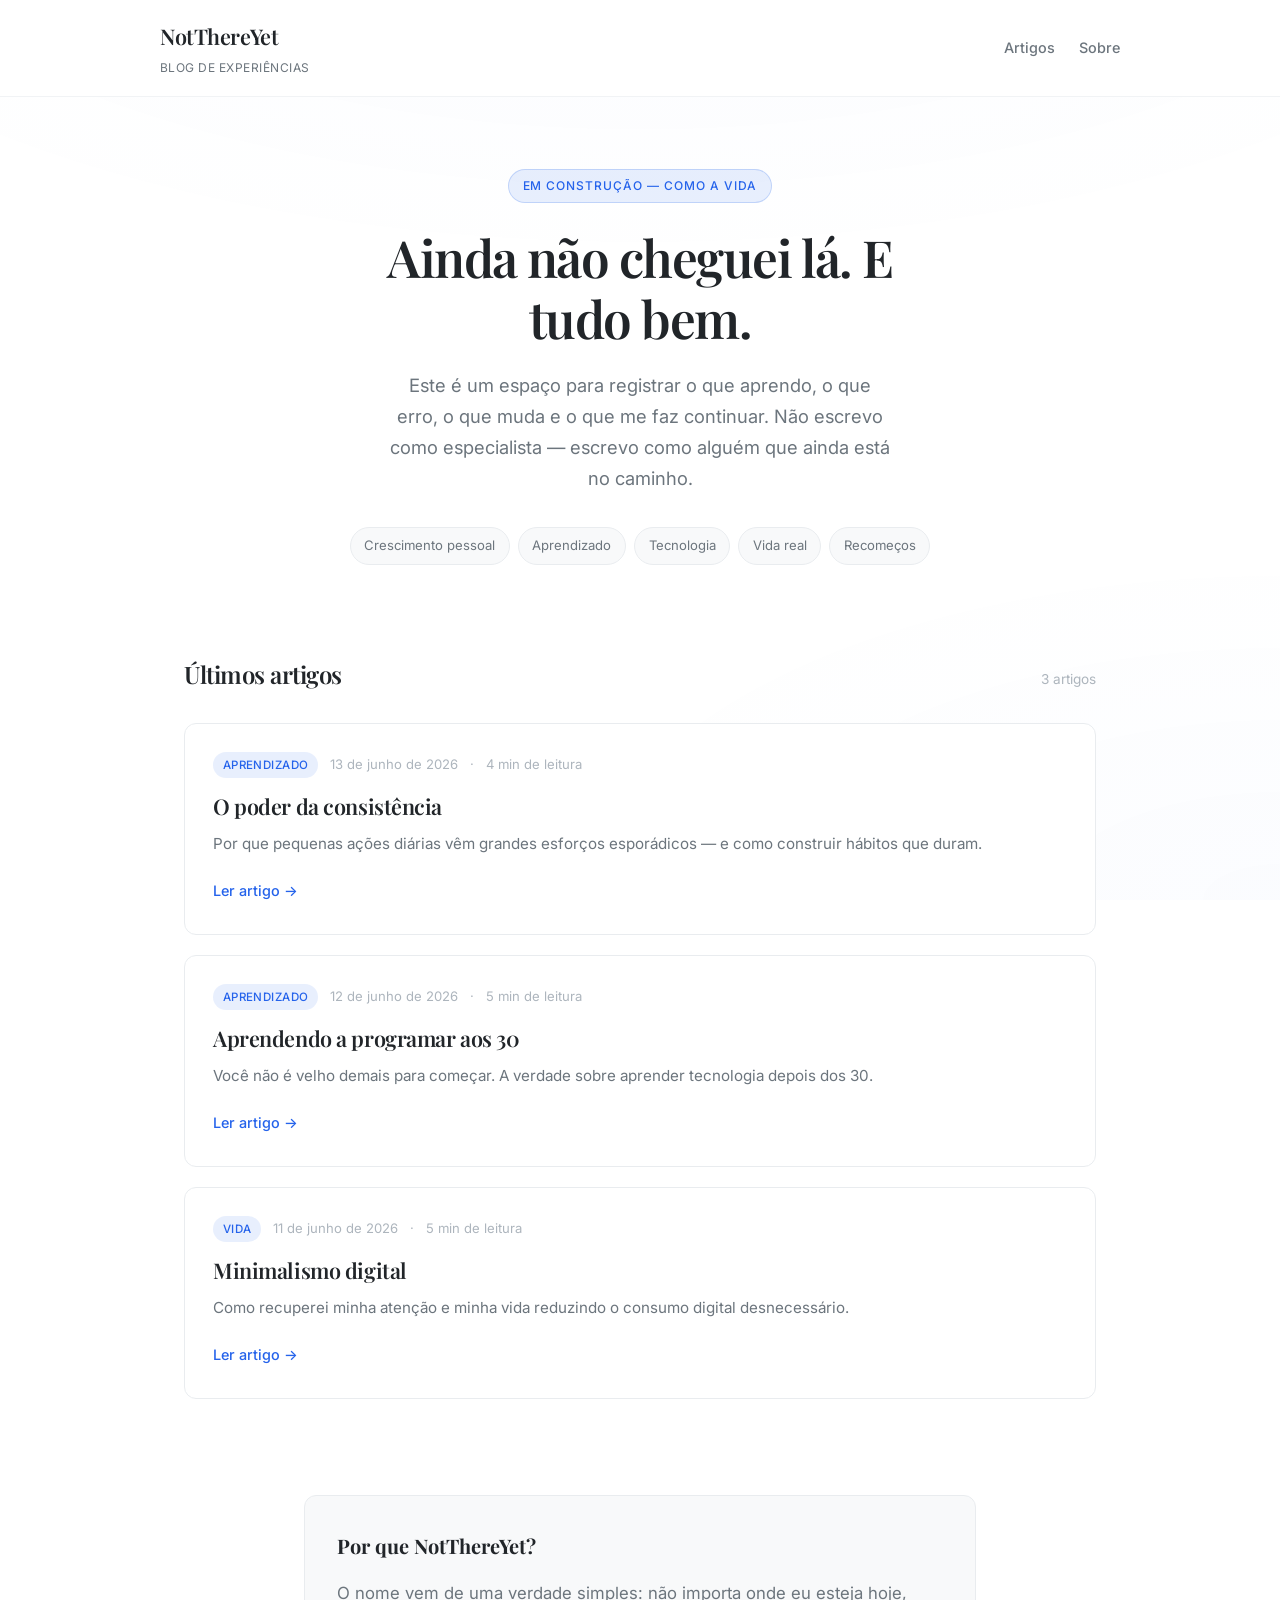
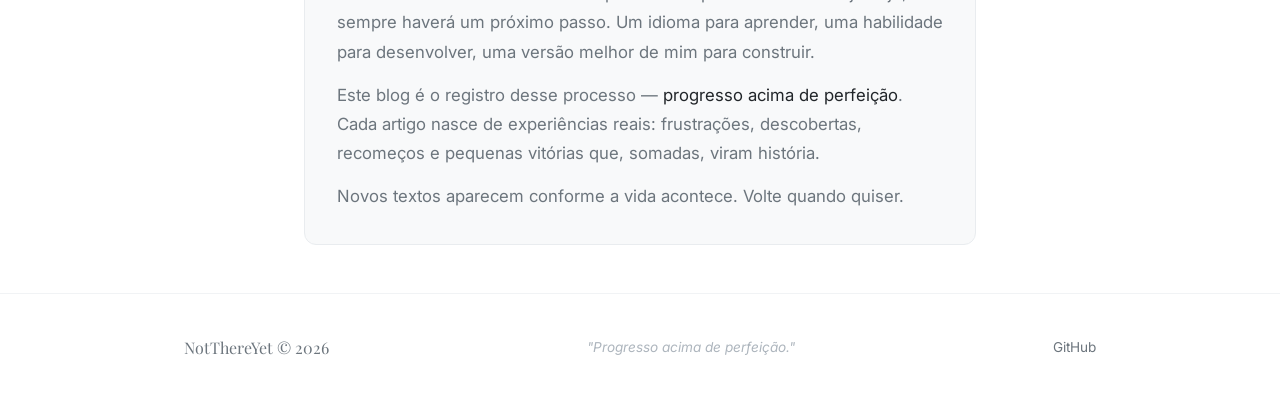
<file: index.html>
<!DOCTYPE html>
<html lang="pt-BR">
<head>
    <meta charset="UTF-8">
    <meta name="viewport" content="width=device-width, initial-scale=1.0">
    <title>NotThereYet — Ainda não cheguei lá</title>
    <meta name="description" content="Um blog sobre crescimento pessoal, aprendizado e as experiências que moldam quem estamos nos tornando.">
    <meta name="author" content="NotThereYet">
    <meta property="og:title" content="NotThereYet">
    <meta property="og:description" content="Ainda não cheguei lá. E é exatamente por isso que escrevo.">
    <meta property="og:type" content="website">
    <meta property="og:url" content="https://notthereyet.github.io">
    <link rel="alternate" type="application/rss+xml" title="NotThereYet RSS" href="./rss.xml">
    <link rel="preconnect" href="https://fonts.googleapis.com">
    <link rel="preconnect" href="https://fonts.gstatic.com" crossorigin>
    <link href="https://fonts.googleapis.com/css2?family=Inter:wght@400;500;600;700&family=Playfair+Display:wght@400;500;600;700&display=swap" rel="stylesheet">
    <link rel="stylesheet" href="./css/style.css">
</head>
<body>

    <header class="site-header">
        <div class="container site-header__inner">
            <a href="./" class="site-logo">
                <span class="site-logo__name">NotThereYet</span>
                <span class="site-logo__tagline">Blog de experiências</span>
            </a>
            <nav class="site-nav">
                <a href="#posts">Artigos</a>
                <a href="#sobre">Sobre</a>
            </nav>
        </div>
    </header>

    <main>
        <section class="hero">
            <div class="container container--narrow">
                <span class="hero__badge">Em construção — como a vida</span>
                <h1 class="hero__title">Ainda não cheguei lá. E tudo bem.</h1>
                <p class="hero__subtitle">
                    Este é um espaço para registrar o que aprendo, o que erro, o que muda
                    e o que me faz continuar. Não escrevo como especialista — escrevo como alguém
                    que ainda está no caminho.
                </p>
                <div class="hero__topics">
                    <span class="hero__topic">Crescimento pessoal</span>
                    <span class="hero__topic">Aprendizado</span>
                    <span class="hero__topic">Tecnologia</span>
                    <span class="hero__topic">Vida real</span>
                    <span class="hero__topic">Recomeços</span>
                </div>
            </div>
        </section>

        <section class="section" id="posts">
            <div class="container">
                <div class="section__header">
                    <h2 class="section__title">Últimos artigos</h2>
                    <span class="section__count" id="posts-count"></span>
                </div>
                <div class="posts-grid" id="posts-container">
                    <div class="loading-state">
                        <div class="loading-state__spinner"></div>
                        <p>Carregando artigos...</p>
                    </div>
                </div>
            </div>
        </section>

        <section class="section" id="sobre">
            <div class="container container--narrow">
                <div class="about-block">
                    <h2 class="about-block__title">Por que NotThereYet?</h2>
                    <p>
                        O nome vem de uma verdade simples: não importa onde eu esteja hoje,
                        sempre haverá um próximo passo. Um idioma para aprender, uma habilidade
                        para desenvolver, uma versão melhor de mim para construir.
                    </p>
                    <p>
                        Este blog é o registro desse processo — <em>progresso acima de perfeição</em>.
                        Cada artigo nasce de experiências reais: frustrações, descobertas,
                        recomeços e pequenas vitórias que, somadas, viram história.
                    </p>
                    <p>
                        Novos textos aparecem conforme a vida acontece. Volte quando quiser.
                    </p>
                </div>
            </div>
        </section>
    </main>

    <footer class="site-footer">
        <div class="container site-footer__inner">
            <span class="site-footer__brand">NotThereYet © 2026</span>
            <span class="site-footer__quote">"Progresso acima de perfeição."</span>
            <div class="site-footer__links">
                <a href="https://github.com/notthereyet/notthereyet.github.io">GitHub</a>
            </div>
        </div>
    </footer>

    <script src="./js/home.js"></script>
</body>
</html>
</file>
<file: css/style.css>
/* =============================================
   NotThereYet — Blog de experiências de vida
   Design moderno inspirado em blogs atuais
   ============================================= */

:root {
    --bg: #ffffff;
    --bg-elevated: #f8f9fa;
    --bg-card: #ffffff;
    --border: #e9ecef;
    --border-subtle: #f1f3f5;
    --text: #212529;
    --text-muted: #6c757d;
    --text-faint: #adb5bd;
    --accent: #2563eb;
    --accent-soft: rgba(37, 99, 235, 0.1);
    --accent-hover: #1d4ed8;
    --link: #2563eb;
    --radius: 12px;
    --radius-sm: 6px;
    --shadow: 0 1px 3px rgba(0, 0, 0, 0.1), 0 1px 2px rgba(0, 0, 0, 0.06);
    --shadow-hover: 0 4px 6px rgba(0, 0, 0, 0.1), 0 2px 4px rgba(0, 0, 0, 0.06);
    --font-sans: "Inter", -apple-system, BlinkMacSystemFont, "Segoe UI", Roboto, sans-serif;
    --font-serif: "Playfair Display", Georgia, serif;
    --max-width: 720px;
    --max-width-wide: 960px;
    --transition: 0.2s ease;
}

*, *::before, *::after {
    margin: 0;
    padding: 0;
    box-sizing: border-box;
}

html {
    scroll-behavior: smooth;
}

body {
    font-family: var(--font-sans);
    font-size: 1.05rem;
    line-height: 1.75;
    background: var(--bg);
    color: var(--text);
    min-height: 100vh;
    display: flex;
    flex-direction: column;
    -webkit-font-smoothing: antialiased;
}

/* ---- Background texture ---- */

body::before {
    content: "";
    position: fixed;
    inset: 0;
    background:
        radial-gradient(ellipse 80% 50% at 50% -20%, rgba(37, 99, 235, 0.03), transparent),
        radial-gradient(ellipse 60% 40% at 100% 100%, rgba(37, 99, 235, 0.02), transparent);
    pointer-events: none;
    z-index: -1;
}

/* ---- Layout ---- */

.container {
    width: 100%;
    max-width: var(--max-width-wide);
    margin: 0 auto;
    padding: 0 1.5rem;
}

.container--narrow {
    max-width: var(--max-width);
}

/* ---- Header / Nav ---- */

.site-header {
    border-bottom: 1px solid var(--border-subtle);
    background: rgba(255, 255, 255, 0.9);
    backdrop-filter: blur(12px);
    position: sticky;
    top: 0;
    z-index: 100;
}

.site-header__inner {
    display: flex;
    align-items: center;
    justify-content: space-between;
    padding: 1.1rem 0;
    gap: 1rem;
}

.site-logo {
    text-decoration: none;
    color: var(--text);
    display: flex;
    flex-direction: column;
    gap: 0.1rem;
}

.site-logo__name {
    font-family: var(--font-serif);
    font-size: 1.35rem;
    font-weight: 600;
    letter-spacing: -0.02em;
    color: var(--text);
}

.site-logo__tagline {
    font-size: 0.75rem;
    color: var(--text-muted);
    letter-spacing: 0.04em;
    text-transform: uppercase;
}

.site-nav {
    display: flex;
    gap: 1.5rem;
    align-items: center;
}

.site-nav a {
    color: var(--text-muted);
    text-decoration: none;
    font-size: 0.9rem;
    font-weight: 500;
    transition: color var(--transition);
}

.site-nav a:hover {
    color: var(--accent);
}

/* ---- Hero ---- */

.hero {
    padding: 4.5rem 0 3.5rem;
    text-align: center;
}

.hero__badge {
    display: inline-block;
    font-size: 0.75rem;
    font-weight: 500;
    letter-spacing: 0.08em;
    text-transform: uppercase;
    color: var(--accent);
    background: var(--accent-soft);
    border: 1px solid rgba(37, 99, 235, 0.2);
    padding: 0.35rem 0.85rem;
    border-radius: 999px;
    margin-bottom: 1.5rem;
}

.hero__title {
    font-family: var(--font-serif);
    font-size: clamp(2.2rem, 5vw, 3.2rem);
    font-weight: 600;
    line-height: 1.2;
    letter-spacing: -0.03em;
    margin-bottom: 1.25rem;
    max-width: 18ch;
    margin-left: auto;
    margin-right: auto;
    color: var(--text);
}

.hero__subtitle {
    font-size: 1.15rem;
    color: var(--text-muted);
    max-width: 42ch;
    margin: 0 auto 2rem;
    line-height: 1.7;
}

.hero__topics {
    display: flex;
    flex-wrap: wrap;
    justify-content: center;
    gap: 0.5rem;
}

.hero__topic {
    font-size: 0.82rem;
    color: var(--text-muted);
    background: var(--bg-elevated);
    border: 1px solid var(--border);
    padding: 0.4rem 0.85rem;
    border-radius: 999px;
}

/* ---- Sections ---- */

.section {
    padding: 2rem 0 3rem;
}

.section__header {
    display: flex;
    align-items: baseline;
    justify-content: space-between;
    margin-bottom: 1.75rem;
    gap: 1rem;
}

.section__title {
    font-family: var(--font-serif);
    font-size: 1.5rem;
    font-weight: 600;
    letter-spacing: -0.02em;
}

.section__count {
    font-size: 0.85rem;
    color: var(--text-faint);
}

/* ---- Post cards ---- */

.posts-grid {
    display: grid;
    gap: 1.25rem;
}

.post-card {
    background: var(--bg-card);
    border: 1px solid var(--border);
    border-radius: var(--radius);
    padding: 1.75rem;
    transition: border-color var(--transition), transform var(--transition), box-shadow var(--transition);
}

.post-card:hover {
    border-color: rgba(37, 99, 235, 0.3);
    transform: translateY(-2px);
    box-shadow: var(--shadow-hover);
}

.post-card__meta {
    display: flex;
    flex-wrap: wrap;
    align-items: center;
    gap: 0.75rem;
    margin-bottom: 0.85rem;
}

.post-card__date {
    font-size: 0.82rem;
    color: var(--text-faint);
}

.post-card__reading {
    font-size: 0.82rem;
    color: var(--text-faint);
}

.post-card__reading::before {
    content: "·";
    margin-right: 0.75rem;
}

.post-card__tag {
    font-size: 0.72rem;
    font-weight: 500;
    letter-spacing: 0.04em;
    text-transform: uppercase;
    color: var(--accent);
    background: var(--accent-soft);
    padding: 0.2rem 0.6rem;
    border-radius: 999px;
}

.post-card__title {
    font-family: var(--font-serif);
    font-size: 1.35rem;
    font-weight: 600;
    line-height: 1.35;
    margin-bottom: 0.65rem;
    letter-spacing: -0.02em;
}

.post-card__title a {
    color: var(--text);
    text-decoration: none;
    transition: color var(--transition);
}

.post-card__title a:hover {
    color: var(--accent);
}

.post-card__description {
    color: var(--text-muted);
    font-size: 0.95rem;
    margin-bottom: 1.25rem;
    line-height: 1.65;
}

.post-card__link {
    display: inline-flex;
    align-items: center;
    gap: 0.4rem;
    color: var(--accent);
    text-decoration: none;
    font-size: 0.9rem;
    font-weight: 500;
    transition: gap var(--transition), color var(--transition);
}

.post-card__link:hover {
    color: var(--accent-hover);
    gap: 0.65rem;
}

/* ---- About block ---- */

.about-block {
    background: var(--bg-elevated);
    border: 1px solid var(--border);
    border-radius: var(--radius);
    padding: 2rem;
    margin-top: 1rem;
}

.about-block__title {
    font-family: var(--font-serif);
    font-size: 1.25rem;
    margin-bottom: 1rem;
}

.about-block p {
    color: var(--text-muted);
    margin-bottom: 0.85rem;
}

.about-block p:last-child {
    margin-bottom: 0;
}

.about-block em {
    color: var(--text);
    font-style: normal;
}

/* ---- Loading / empty states ---- */

.loading-state,
.error-state,
.empty-state {
    text-align: center;
    padding: 3rem 1rem;
    color: var(--text-muted);
}

.loading-state__spinner {
    width: 32px;
    height: 32px;
    border: 2px solid var(--border);
    border-top-color: var(--accent);
    border-radius: 50%;
    animation: spin 0.8s linear infinite;
    margin: 0 auto 1rem;
}

@keyframes spin {
    to { transform: rotate(360deg); }
}

/* ---- Post page ---- */

.post-page {
    padding: 2.5rem 0 4rem;
    flex: 1;
}

.back-link {
    display: inline-flex;
    align-items: center;
    gap: 0.4rem;
    color: var(--text-muted);
    text-decoration: none;
    font-size: 0.9rem;
    margin-bottom: 2rem;
    transition: color var(--transition), gap var(--transition);
}

.back-link:hover {
    color: var(--accent);
    gap: 0.25rem;
}

.post-header {
    margin-bottom: 2.5rem;
    padding-bottom: 2rem;
    border-bottom: 1px solid var(--border-subtle);
}

.post-header__meta {
    display: flex;
    flex-wrap: wrap;
    align-items: center;
    gap: 0.75rem;
    margin-bottom: 1rem;
}

.post-header__date,
.post-header__reading {
    font-size: 0.85rem;
    color: var(--text-faint);
}

.post-header__reading::before {
    content: "·";
    margin-right: 0.75rem;
}

.post-header__tag {
    font-size: 0.72rem;
    font-weight: 500;
    letter-spacing: 0.04em;
    text-transform: uppercase;
    color: var(--accent);
    background: var(--accent-soft);
    padding: 0.2rem 0.6rem;
    border-radius: 999px;
}

.post-header__title {
    font-family: var(--font-serif);
    font-size: clamp(1.9rem, 4vw, 2.6rem);
    font-weight: 600;
    line-height: 1.25;
    letter-spacing: -0.03em;
    margin-bottom: 0.85rem;
}

.post-header__description {
    font-size: 1.1rem;
    color: var(--text-muted);
    line-height: 1.65;
}

/* ---- Article content (markdown) ---- */

.post-content {
    font-family: var(--font-serif);
    font-size: 1.1rem;
    line-height: 1.85;
    color: var(--text);
}

.post-content h1,
.post-content h2,
.post-content h3,
.post-content h4 {
    font-family: var(--font-sans);
    font-weight: 600;
    letter-spacing: -0.02em;
    line-height: 1.3;
    color: var(--text);
}

.post-content h2 {
    font-size: 1.45rem;
    margin: 2.5rem 0 1rem;
    padding-top: 0.5rem;
}

.post-content h3 {
    font-size: 1.2rem;
    margin: 2rem 0 0.75rem;
}

.post-content p {
    margin-bottom: 1.25rem;
}

.post-content ul,
.post-content ol {
    margin: 0 0 1.25rem 1.5rem;
}

.post-content li {
    margin-bottom: 0.4rem;
}

.post-content blockquote {
    border-left: 3px solid var(--accent);
    padding: 0.5rem 0 0.5rem 1.25rem;
    margin: 1.5rem 0;
    color: var(--text-muted);
    font-style: italic;
}

.post-content blockquote p:last-child {
    margin-bottom: 0;
}

.post-content code {
    font-family: "Consolas", "Fira Code", monospace;
    font-size: 0.88em;
    background: var(--bg-elevated);
    border: 1px solid var(--border);
    padding: 0.15rem 0.45rem;
    border-radius: var(--radius-sm);
}

.post-content pre {
    background: var(--bg-elevated);
    border: 1px solid var(--border);
    padding: 1.25rem;
    border-radius: var(--radius-sm);
    overflow-x: auto;
    margin-bottom: 1.25rem;
}

.post-content pre code {
    background: none;
    border: none;
    padding: 0;
}

.post-content hr {
    border: none;
    border-top: 1px solid var(--border);
    margin: 2.5rem 0;
}

.post-content a {
    color: var(--link);
    text-decoration: underline;
    text-underline-offset: 3px;
}

.post-content a:hover {
    color: var(--accent-hover);
}

.post-content strong {
    font-weight: 600;
    color: var(--text);
}

.post-content img {
    max-width: 100%;
    height: auto;
    border-radius: var(--radius-sm);
    margin: 1.5rem 0;
    box-shadow: var(--shadow);
}

.post-content video {
    max-width: 100%;
    height: auto;
    border-radius: var(--radius-sm);
    margin: 1.5rem 0;
    box-shadow: var(--shadow);
}

.post-content figure {
    margin: 2rem 0;
}

.post-content figcaption {
    font-size: 0.85rem;
    color: var(--text-muted);
    text-align: center;
    margin-top: 0.75rem;
    font-style: italic;
}

/* ---- Footer ---- */

.site-footer {
    border-top: 1px solid var(--border-subtle);
    margin-top: auto;
    padding: 2.5rem 0;
}

.site-footer__inner {
    display: flex;
    flex-wrap: wrap;
    align-items: center;
    justify-content: space-between;
    gap: 1rem;
}

.site-footer__brand {
    font-family: var(--font-serif);
    font-size: 1rem;
    color: var(--text-muted);
}

.site-footer__quote {
    font-size: 0.85rem;
    color: var(--text-faint);
    font-style: italic;
}

.site-footer__links {
    display: flex;
    gap: 1.25rem;
}

.site-footer__links a {
    color: var(--text-muted);
    text-decoration: none;
    font-size: 0.85rem;
    transition: color var(--transition);
}

.site-footer__links a:hover {
    color: var(--accent);
}

/* ---- Links global ---- */

a {
    color: var(--link);
}

/* ---- Responsive ---- */

@media (max-width: 640px) {
    .hero {
        padding: 3rem 0 2.5rem;
    }

    .post-card {
        padding: 1.35rem;
    }

    .about-block {
        padding: 1.5rem;
    }

    .site-header__inner {
        flex-direction: column;
        align-items: flex-start;
    }

    .site-footer__inner {
        flex-direction: column;
        align-items: flex-start;
    }
}
</file>
